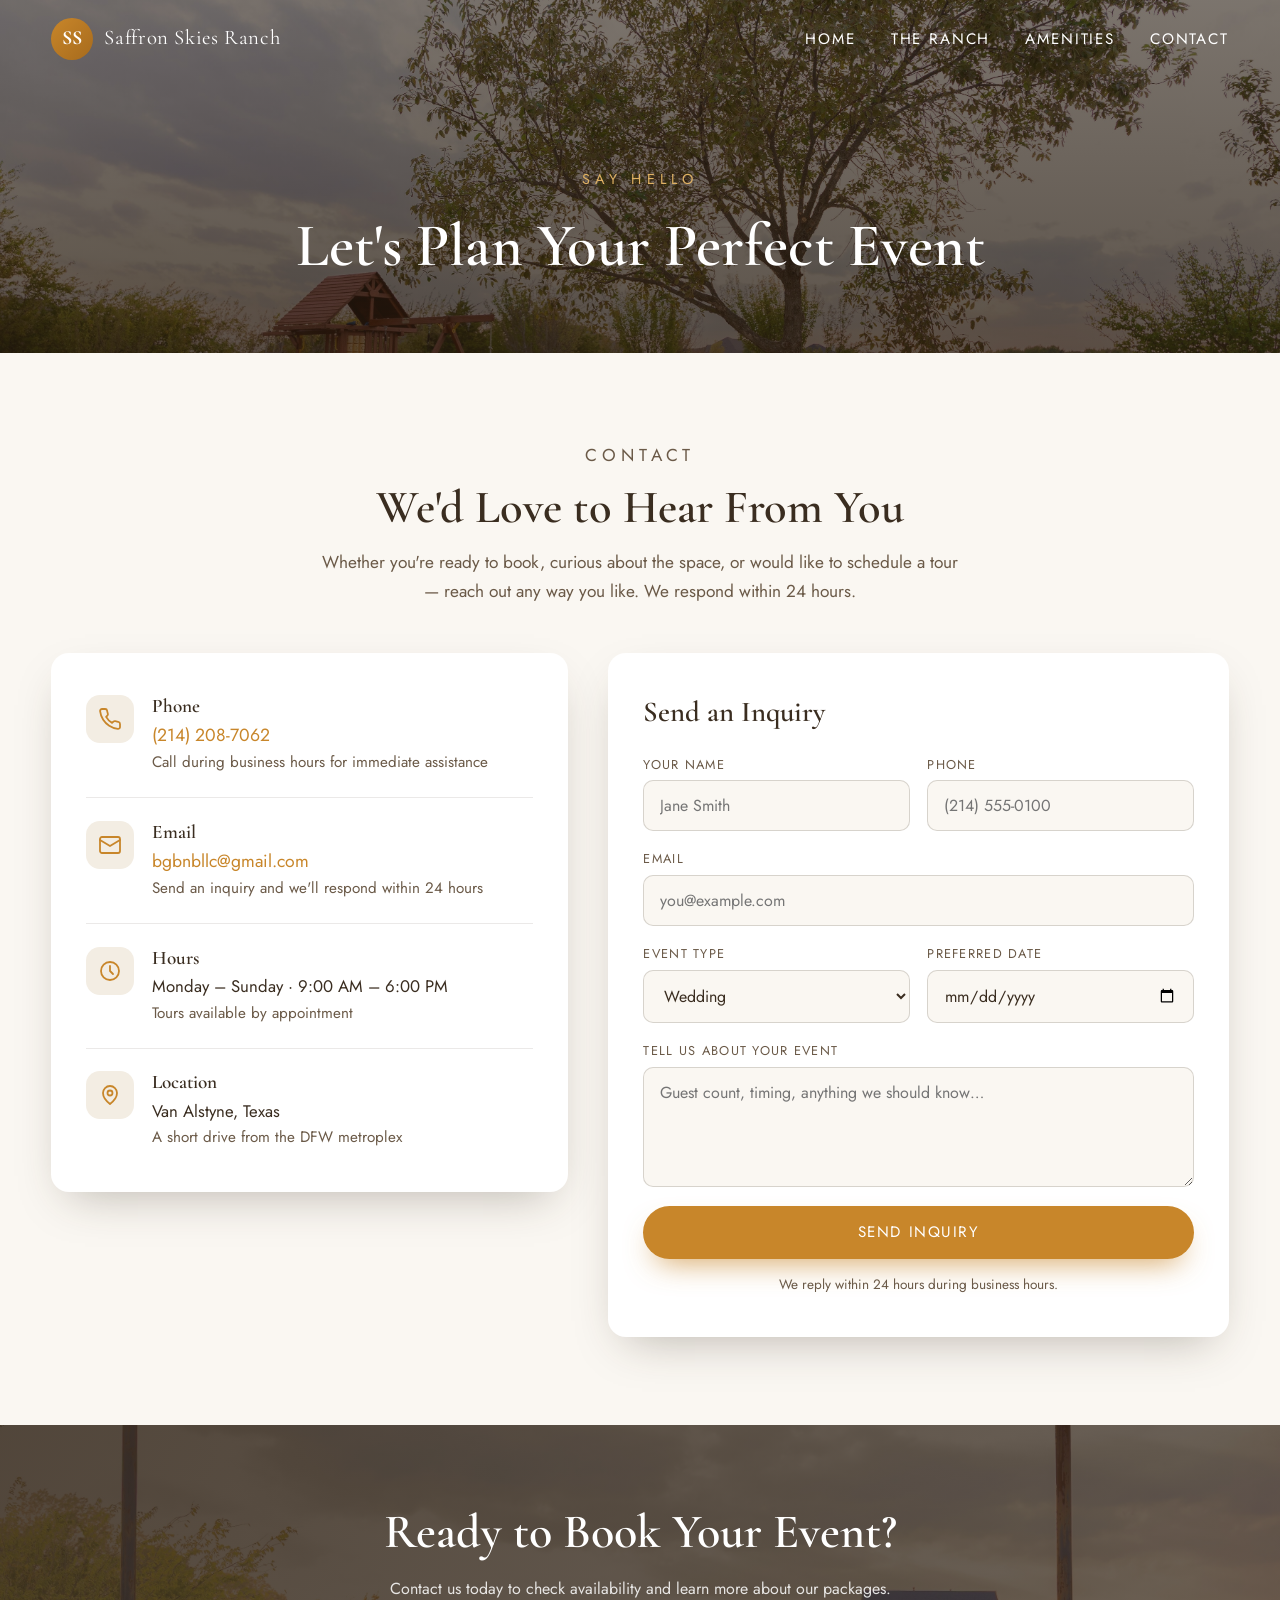
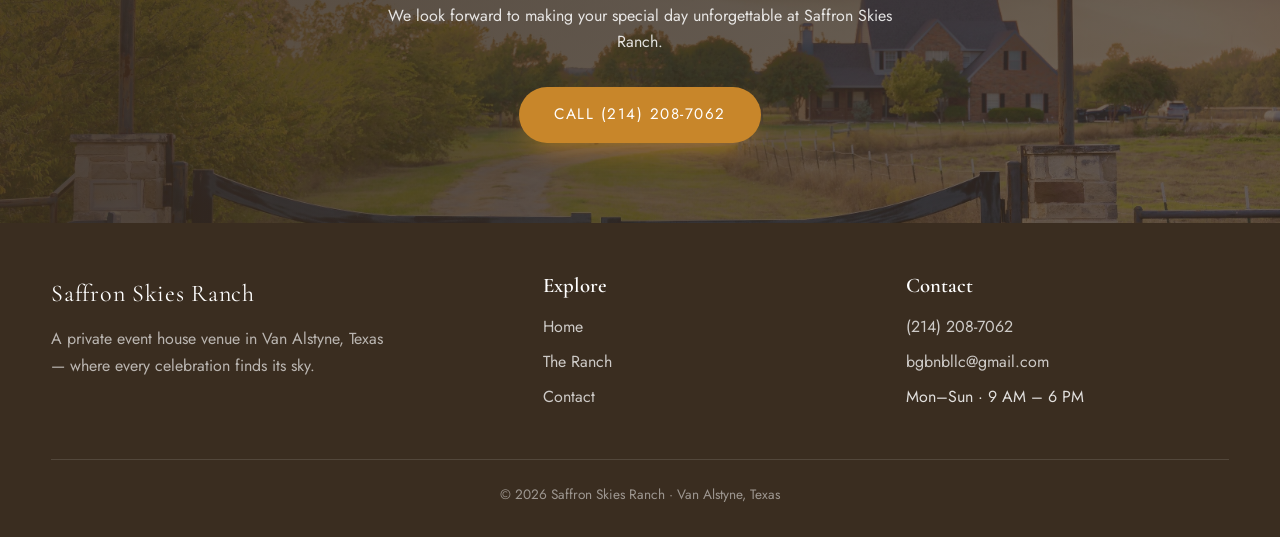
<file: contact.html>
<!DOCTYPE html>
<html lang="en">
<head>
  <meta charset="UTF-8">
  <meta name="viewport" content="width=device-width, initial-scale=1.0">
  <title>Contact — Saffron Skies Ranch</title>
  <meta name="description" content="Contact Saffron Skies Ranch in Van Alstyne, Texas. Call (214) 208-7062 or email bgbnbllc@gmail.com to book your event or schedule a tour.">
  <link rel="preconnect" href="https://fonts.googleapis.com">
  <link rel="preconnect" href="https://fonts.gstatic.com" crossorigin>
  <link href="https://fonts.googleapis.com/css2?family=Cormorant+Garamond:wght@500;600;700&family=Jost:wght@300;400;500;600&display=swap" rel="stylesheet">
  <link rel="stylesheet" href="css/styles.css">
</head>
<body>

  <header class="site-header">
    <div class="container header-inner">
      <a class="brand" href="index.html">
        <span class="brand-mark">SS</span>
        <span class="brand-name">Saffron Skies Ranch</span>
      </a>
      <nav class="main-nav">
        <ul>
          <li><a href="index.html">Home</a></li>
          <li><a href="details.html">The Ranch</a></li>
          <li><a href="details.html#overview">Amenities</a></li>
          <li><a href="contact.html">Contact</a></li>
        </ul>
      </nav>
      <button class="hamburger" aria-label="Menu"><span></span><span></span><span></span></button>
    </div>
  </header>
  <div class="nav-overlay"></div>

  <section class="page-hero">
    <p class="hero-eyebrow">Say Hello</p>
    <h1>Let's Plan Your Perfect Event</h1>
  </section>

  <section class="section">
    <div class="container">
      <div class="section-head reveal">
        <p class="section-eyebrow">Contact</p>
        <h2>We'd Love to Hear From You</h2>
        <p>Whether you're ready to book, curious about the space, or would like to schedule a tour — reach out any way you like. We respond within 24 hours.</p>
      </div>

      <div class="contact-grid">
        <div class="contact-card reveal">
          <div class="contact-row">
            <div class="card-icon">
              <svg width="24" height="24" viewBox="0 0 24 24" fill="none" stroke="currentColor" stroke-width="1.8" stroke-linecap="round" stroke-linejoin="round"><path d="M22 16.9v3a2 2 0 0 1-2.2 2 19.8 19.8 0 0 1-8.6-3.1 19.5 19.5 0 0 1-6-6A19.8 19.8 0 0 1 2.1 4.2 2 2 0 0 1 4.1 2h3a2 2 0 0 1 2 1.7c.1.9.4 1.9.7 2.8a2 2 0 0 1-.5 2.1L8.1 9.9a16 16 0 0 0 6 6l1.3-1.3a2 2 0 0 1 2.1-.4c.9.3 1.9.6 2.8.7a2 2 0 0 1 1.7 2z"/></svg>
            </div>
            <div>
              <h3>Phone</h3>
              <a href="tel:2142087062">(214) 208-7062</a>
              <p>Call during business hours for immediate assistance</p>
            </div>
          </div>
          <div class="contact-row">
            <div class="card-icon">
              <svg width="24" height="24" viewBox="0 0 24 24" fill="none" stroke="currentColor" stroke-width="1.8" stroke-linecap="round" stroke-linejoin="round"><rect x="2" y="4" width="20" height="16" rx="2"/><path d="m22 7-10 6L2 7"/></svg>
            </div>
            <div>
              <h3>Email</h3>
              <a href="mailto:bgbnbllc@gmail.com">bgbnbllc@gmail.com</a>
              <p>Send an inquiry and we'll respond within 24 hours</p>
            </div>
          </div>
          <div class="contact-row">
            <div class="card-icon">
              <svg width="24" height="24" viewBox="0 0 24 24" fill="none" stroke="currentColor" stroke-width="1.8" stroke-linecap="round" stroke-linejoin="round"><circle cx="12" cy="12" r="9"/><path d="M12 7v5l3 3"/></svg>
            </div>
            <div>
              <h3>Hours</h3>
              <p style="font-size:1.05rem;color:var(--espresso)">Monday – Sunday · 9:00 AM – 6:00 PM</p>
              <p>Tours available by appointment</p>
            </div>
          </div>
          <div class="contact-row">
            <div class="card-icon">
              <svg width="24" height="24" viewBox="0 0 24 24" fill="none" stroke="currentColor" stroke-width="1.8" stroke-linecap="round" stroke-linejoin="round"><path d="M12 21s-7-5.5-7-11a7 7 0 0 1 14 0c0 5.5-7 11-7 11z"/><circle cx="12" cy="10" r="2.5"/></svg>
            </div>
            <div>
              <h3>Location</h3>
              <p style="font-size:1.05rem;color:var(--espresso)">Van Alstyne, Texas</p>
              <p>A short drive from the DFW metroplex</p>
            </div>
          </div>
        </div>

        <form class="inquiry-form reveal" action="mailto:bgbnbllc@gmail.com" method="post" enctype="text/plain">
          <div class="section-head" style="text-align:left;margin-bottom:1.6rem">
            <h2 style="font-size:1.8rem">Send an Inquiry</h2>
          </div>
          <div class="form-grid">
            <div class="form-field">
              <label for="name">Your Name</label>
              <input id="name" name="name" type="text" required placeholder="Jane Smith">
            </div>
            <div class="form-field">
              <label for="phone">Phone</label>
              <input id="phone" name="phone" type="tel" placeholder="(214) 555-0100">
            </div>
            <div class="form-field full">
              <label for="email">Email</label>
              <input id="email" name="email" type="email" required placeholder="you@example.com">
            </div>
            <div class="form-field">
              <label for="event-type">Event Type</label>
              <select id="event-type" name="event_type">
                <option>Wedding</option>
                <option>Birthday Party</option>
                <option>Baby Shower</option>
                <option>Family Reunion</option>
                <option>Other Celebration</option>
              </select>
            </div>
            <div class="form-field">
              <label for="date">Preferred Date</label>
              <input id="date" name="date" type="date">
            </div>
            <div class="form-field full">
              <label for="message">Tell Us About Your Event</label>
              <textarea id="message" name="message" placeholder="Guest count, timing, anything we should know…"></textarea>
            </div>
          </div>
          <button class="btn btn-primary" type="submit">Send Inquiry</button>
          <p class="form-note">We reply within 24 hours during business hours.</p>
        </form>
      </div>
    </div>
  </section>

  <section class="cta-band">
    <h2>Ready to Book Your Event?</h2>
    <p>Contact us today to check availability and learn more about our packages. We look forward to making your special day unforgettable at Saffron Skies Ranch.</p>
    <a class="btn btn-primary" href="tel:2142087062">Call (214) 208-7062</a>
  </section>

  <footer class="site-footer">
    <div class="container">
      <div class="footer-grid">
        <div class="footer-brand">
          <div class="brand-name">Saffron Skies Ranch</div>
          <p>A private event house venue in Van Alstyne, Texas — where every celebration finds its sky.</p>
        </div>
        <div>
          <h3>Explore</h3>
          <ul>
            <li><a href="index.html">Home</a></li>
            <li><a href="details.html">The Ranch</a></li>
            <li><a href="contact.html">Contact</a></li>
          </ul>
        </div>
        <div>
          <h3>Contact</h3>
          <ul>
            <li><a href="tel:2142087062">(214) 208-7062</a></li>
            <li><a href="mailto:bgbnbllc@gmail.com">bgbnbllc@gmail.com</a></li>
            <li>Mon–Sun · 9 AM – 6 PM</li>
          </ul>
        </div>
      </div>
      <div class="footer-bottom">© 2026 Saffron Skies Ranch · Van Alstyne, Texas</div>
    </div>
  </footer>

  <div class="mobile-bar">
    <a class="bar-call" href="tel:2142087062">Call Us</a>
    <a class="bar-book" href="mailto:bgbnbllc@gmail.com">Email Us</a>
  </div>
  <button class="to-top" aria-label="Back to top">&#8593;</button>

  <script src="js/main.js"></script>
</body>
</html>
</file>
<file: css/styles.css>
/* ============================================================
   Saffron Skies Ranch — shared stylesheet
   Palette: cream #faf7f2 · saffron #c8862a · espresso #3a2d20
   ============================================================ */

:root {
  --cream: #faf7f2;
  --cream-deep: #f3ede3;
  --saffron: #c8862a;
  --saffron-soft: #e0b264;
  --espresso: #3a2d20;
  --espresso-soft: #6b5a48;
  --white: #ffffff;
  --shadow: 0 18px 45px -18px rgba(58, 45, 32, 0.35);
  --shadow-sm: 0 8px 24px -12px rgba(58, 45, 32, 0.3);
  --radius: 18px;
  --font-display: "Cormorant Garamond", Georgia, serif;
  --font-body: "Jost", "Segoe UI", sans-serif;
}

* { margin: 0; padding: 0; box-sizing: border-box; }

html { scroll-behavior: smooth; }

body {
  font-family: var(--font-body);
  color: var(--espresso);
  background: var(--cream);
  line-height: 1.65;
  -webkit-font-smoothing: antialiased;
}

img { display: block; max-width: 100%; }
a { color: inherit; }

h1, h2, h3 { font-family: var(--font-display); font-weight: 600; line-height: 1.15; }

.container { width: min(1180px, 92%); margin: 0 auto; }

/* ---------- Header ---------- */
.site-header {
  position: fixed;
  inset: 0 0 auto 0;
  z-index: 200;
  padding: 1.1rem 0;
  transition: background 0.35s, padding 0.35s, box-shadow 0.35s;
}
.site-header.scrolled {
  background: rgba(250, 247, 242, 0.92);
  backdrop-filter: blur(12px);
  padding: 0.65rem 0;
  box-shadow: 0 6px 24px -14px rgba(58, 45, 32, 0.4);
}
.header-inner {
  display: flex;
  align-items: center;
  justify-content: space-between;
  gap: 1rem;
}
.brand {
  display: flex;
  align-items: center;
  gap: 0.7rem;
  text-decoration: none;
}
.brand-mark {
  width: 42px; height: 42px;
  border-radius: 50%;
  background: linear-gradient(135deg, var(--saffron), #a76b1d);
  display: grid; place-items: center;
  color: #fff;
  font-family: var(--font-display);
  font-size: 1.25rem;
  font-weight: 700;
  flex-shrink: 0;
}
.brand-name {
  font-family: var(--font-display);
  font-size: 1.3rem;
  color: var(--white);
  letter-spacing: 0.03em;
  transition: color 0.35s;
}
.site-header.scrolled .brand-name,
.menu-open .site-header:not(.menu-open) .brand-name { color: var(--espresso); }

.main-nav ul {
  display: flex;
  gap: 2.2rem;
  list-style: none;
  align-items: center;
}
.main-nav a:not(.btn) {
  text-decoration: none;
  color: var(--white);
  font-size: 0.95rem;
  letter-spacing: 0.12em;
  text-transform: uppercase;
  position: relative;
  padding: 0.3rem 0;
  transition: color 0.35s;
}
.site-header.scrolled .main-nav a:not(.btn) { color: var(--espresso); }
.main-nav a:not(.btn)::after {
  content: "";
  position: absolute;
  left: 0; bottom: 0;
  width: 100%; height: 2px;
  background: var(--saffron);
  transform: scaleX(0);
  transform-origin: left;
  transition: transform 0.3s;
}
.main-nav a:not(.btn):hover::after { transform: scaleX(1); }

/* Header CTA + hamburger */
.nav-cta {
  text-decoration: none;
  background: var(--saffron);
  color: #fff !important;
  padding: 0.6rem 1.4rem;
  border-radius: 999px;
  font-size: 0.9rem;
  letter-spacing: 0.08em;
  text-transform: uppercase;
  transition: background 0.3s, transform 0.3s;
  display: inline-block;
}
.nav-cta:hover { background: #a76b1d; transform: translateY(-2px); }

.hamburger {
  display: none;
  flex-direction: column;
  gap: 6px;
  background: none;
  border: 0;
  cursor: pointer;
  padding: 6px;
  z-index: 300;
}
.hamburger span {
  width: 26px; height: 2px;
  background: var(--white);
  transition: transform 0.3s, opacity 0.3s, background 0.3s;
}
.site-header.scrolled .hamburger span { background: var(--espresso); }

/* ---------- Hero ---------- */
.hero {
  min-height: 100svh;
  display: grid;
  place-items: center;
  text-align: center;
  color: var(--white);
  position: relative;
  padding: 7rem 1.5rem 5rem;
  background:
    linear-gradient(180deg, rgba(38,26,14,0.55), rgba(38,26,14,0.35) 55%, rgba(38,26,14,0.65)),
    url("../images/hero.jpeg") center/cover no-repeat;
}
.hero-eyebrow {
  font-size: 0.9rem;
  letter-spacing: 0.35em;
  text-transform: uppercase;
  color: var(--saffron-soft);
  margin-bottom: 1.2rem;
}
.hero h1 {
  font-size: clamp(2.6rem, 6.5vw, 5rem);
  margin-bottom: 1.2rem;
  text-shadow: 0 4px 30px rgba(0,0,0,0.45);
}
.hero p {
  font-size: clamp(1.05rem, 2vw, 1.35rem);
  max-width: 34ch;
  margin: 0 auto 2.4rem;
  color: rgba(255,255,255,0.9);
}
.hero-actions {
  display: flex;
  gap: 1rem;
  justify-content: center;
  flex-wrap: wrap;
}
.btn {
  display: inline-block;
  padding: 0.95rem 2.2rem;
  border-radius: 999px;
  text-decoration: none;
  font-size: 0.95rem;
  letter-spacing: 0.1em;
  text-transform: uppercase;
  transition: transform 0.3s, background 0.3s, box-shadow 0.3s;
}
.btn-primary {
  background: var(--saffron);
  color: #fff;
  box-shadow: 0 14px 30px -12px rgba(200,134,42,0.8);
}
.btn-primary:hover { background: #a76b1d; transform: translateY(-3px); }
.btn-ghost {
  border: 1.5px solid rgba(255,255,255,0.75);
  color: #fff;
}
.btn-ghost:hover { background: rgba(255,255,255,0.12); transform: translateY(-3px); }
.btn-dark { background: var(--espresso); color: #fff; }
.btn-dark:hover { background: #241b12; transform: translateY(-3px); }

.scroll-hint {
  position: absolute;
  bottom: 1.8rem; left: 50%;
  transform: translateX(-50%);
  color: rgba(255,255,255,0.8);
  font-size: 1.4rem;
  animation: bob 2.2s ease-in-out infinite;
  text-decoration: none;
}
@keyframes bob { 0%,100% { transform: translate(-50%,0); } 50% { transform: translate(-50%,10px); } }

/* ---------- Page hero (subpages) ---------- */
.page-hero {
  padding: 10.5rem 0 4.5rem;
  text-align: center;
  background:
    linear-gradient(180deg, rgba(38,26,14,0.6), rgba(38,26,14,0.75)),
    url("../images/75_SFR60779.jpeg") center 40%/cover no-repeat;
  color: #fff;
}
.page-hero .hero-eyebrow { color: var(--saffron-soft); }
.page-hero h1 { font-size: clamp(2.4rem, 5vw, 3.8rem); }

/* ---------- Sections ---------- */
.section { padding: 5.5rem 0; }
.section.alt { background: var(--cream-deep); }
.section-head { text-align: center; max-width: 640px; margin: 0 auto 3rem; }
.section-eyebrow {
  color: var(--saffron);
  font-size: 0.85rem;
  letter-spacing: 0.3em;
  text-transform: uppercase;
  margin-bottom: 0.7rem;
}
.section-head h2 { font-size: clamp(2rem, 4vw, 2.9rem); margin-bottom: 0.9rem; }
.section-head p { color: var(--espresso-soft); font-size: 1.08rem; }

/* ---------- Feature cards ---------- */
.card-grid {
  display: grid;
  grid-template-columns: repeat(3, 1fr);
  gap: 1.6rem;
}
.card {
  background: var(--white);
  border-radius: var(--radius);
  padding: 2.4rem 2rem;
  box-shadow: var(--shadow-sm);
  transition: transform 0.35s, box-shadow 0.35s;
}
.card:hover { transform: translateY(-6px); box-shadow: var(--shadow); }
.card-icon {
  width: 56px; height: 56px;
  border-radius: 14px;
  background: var(--cream-deep);
  display: grid; place-items: center;
  color: var(--saffron);
  margin-bottom: 1.3rem;
}
.card h3 { font-size: 1.45rem; margin-bottom: 0.6rem; }
.card p { color: var(--espresso-soft); }

/* ---------- Stats ---------- */
.stats {
  display: grid;
  grid-template-columns: repeat(4, 1fr);
  gap: 1rem;
  text-align: center;
}
.stat-num {
  font-family: var(--font-display);
  font-size: clamp(2.2rem, 4vw, 3.2rem);
  color: var(--saffron);
  font-weight: 700;
}
.stat-label {
  text-transform: uppercase;
  letter-spacing: 0.12em;
  font-size: 0.8rem;
  color: var(--espresso-soft);
  margin-top: 0.2rem;
}

/* ---------- Event types ---------- */
.event-grid {
  display: grid;
  grid-template-columns: repeat(auto-fit, minmax(240px, 1fr));
  gap: 1.4rem;
}
.event-card {
  position: relative;
  border-radius: var(--radius);
  overflow: hidden;
  aspect-ratio: 4 / 5;
  box-shadow: var(--shadow-sm);
}
.event-card img {
  width: 100%; height: 100%;
  object-fit: cover;
  transition: transform 0.6s;
}
.event-card:hover img { transform: scale(1.07); }
.event-card::after {
  content: "";
  position: absolute; inset: 0;
  background: linear-gradient(180deg, transparent 45%, rgba(30,20,10,0.8));
}
.event-card span {
  position: absolute;
  left: 1.4rem; bottom: 1.2rem;
  z-index: 2;
  color: #fff;
  font-family: var(--font-display);
  font-size: 1.5rem;
}

/* ---------- Gallery ---------- */
.gallery-grid {
  display: grid;
  grid-template-columns: repeat(auto-fill, minmax(280px, 1fr));
  gap: 1.4rem;
}
.gallery-grid img {
  width: 100%;
  height: 260px;
  object-fit: cover;
  border-radius: var(--radius);
  cursor: zoom-in;
  box-shadow: var(--shadow-sm);
  transition: transform 0.4s, box-shadow 0.4s;
}
.gallery-grid img:hover { transform: translateY(-5px); box-shadow: var(--shadow); }

.room-section { padding: 4rem 0 1rem; scroll-margin-top: 90px; }
.room-section h2 {
  font-size: clamp(1.7rem, 3vw, 2.3rem);
  display: flex;
  align-items: center;
  gap: 1rem;
  margin-bottom: 1.8rem;
}
.room-section h2::after {
  content: "";
  flex: 1;
  height: 1px;
  background: linear-gradient(90deg, var(--saffron-soft), transparent);
}

/* Quick jump pills */
.pill-nav {
  position: sticky;
  top: 0;
  z-index: 100;
  background: rgba(250,247,242,0.94);
  backdrop-filter: blur(10px);
  border-bottom: 1px solid rgba(58,45,32,0.08);
  padding: 0.9rem 0;
}
.pill-nav-inner {
  display: flex;
  gap: 0.55rem;
  overflow-x: auto;
  scrollbar-width: none;
  padding-bottom: 2px;
}
.pill-nav-inner::-webkit-scrollbar { display: none; }
.pill-nav a {
  flex-shrink: 0;
  text-decoration: none;
  border: 1px solid rgba(200,134,42,0.5);
  color: var(--espresso);
  border-radius: 999px;
  padding: 0.4rem 1.1rem;
  font-size: 0.85rem;
  letter-spacing: 0.04em;
  transition: background 0.25s, color 0.25s;
}
.pill-nav a:hover { background: var(--saffron); color: #fff; border-color: var(--saffron); }

/* ---------- Contact ---------- */
.contact-grid {
  display: grid;
  grid-template-columns: 1fr 1.2fr;
  gap: 2.5rem;
  align-items: start;
}
.contact-card {
  background: var(--white);
  border-radius: var(--radius);
  padding: 2.6rem 2.2rem;
  box-shadow: var(--shadow);
}
.contact-row {
  display: flex;
  gap: 1.1rem;
  padding: 1.4rem 0;
  border-bottom: 1px solid rgba(58,45,32,0.1);
}
.contact-row:last-child { border-bottom: 0; padding-bottom: 0; }
.contact-row:first-child { padding-top: 0; }
.contact-row .card-icon { margin: 0; width: 48px; height: 48px; flex-shrink: 0; }
.contact-row h3 { font-size: 1.2rem; margin-bottom: 0.25rem; }
.contact-row a { color: var(--saffron); text-decoration: none; font-size: 1.1rem; }
.contact-row a:hover { text-decoration: underline; }
.contact-row p { color: var(--espresso-soft); font-size: 0.95rem; }

.inquiry-form {
  background: var(--white);
  border-radius: var(--radius);
  padding: 2.6rem 2.2rem;
  box-shadow: var(--shadow);
}
.form-grid { display: grid; grid-template-columns: 1fr 1fr; gap: 1.1rem; }
.form-field { display: flex; flex-direction: column; gap: 0.35rem; }
.form-field.full { grid-column: 1 / -1; }
.form-field label {
  font-size: 0.8rem;
  letter-spacing: 0.1em;
  text-transform: uppercase;
  color: var(--espresso-soft);
}
.form-field input, .form-field select, .form-field textarea {
  border: 1.5px solid rgba(58,45,32,0.18);
  border-radius: 10px;
  padding: 0.8rem 1rem;
  font-family: var(--font-body);
  font-size: 1rem;
  color: var(--espresso);
  background: var(--cream);
  transition: border-color 0.25s, box-shadow 0.25s;
}
.form-field input:focus, .form-field select:focus, .form-field textarea:focus {
  outline: none;
  border-color: var(--saffron);
  box-shadow: 0 0 0 3px rgba(200,134,42,0.18);
}
.form-field textarea { resize: vertical; min-height: 120px; }
.inquiry-form .btn { width: 100%; border: 0; cursor: pointer; font-family: var(--font-body); margin-top: 1.2rem; }
.form-note { text-align: center; font-size: 0.85rem; color: var(--espresso-soft); margin-top: 0.9rem; }

/* ---------- CTA band ---------- */
.cta-band {
  background:
    linear-gradient(120deg, rgba(58,45,32,0.88), rgba(58,45,32,0.72)),
    url("../images/2_SFR60635.jpeg") center/cover no-repeat;
  color: #fff;
  text-align: center;
  padding: 5rem 1.5rem;
}
.cta-band h2 { font-size: clamp(2rem, 4vw, 3rem); margin-bottom: 1rem; }
.cta-band p { max-width: 52ch; margin: 0 auto 2rem; color: rgba(255,255,255,0.85); }

/* ---------- Footer ---------- */
.site-footer {
  background: var(--espresso);
  color: rgba(255,255,255,0.85);
  padding: 3.2rem 0 2rem;
}
.footer-grid {
  display: grid;
  grid-template-columns: 1.4fr 1fr 1fr;
  gap: 2.5rem;
  margin-bottom: 2.5rem;
}
.footer-grid h3 {
  color: #fff;
  font-size: 1.3rem;
  margin-bottom: 1rem;
}
.footer-grid ul { list-style: none; }
.footer-grid li { margin-bottom: 0.55rem; }
.footer-grid a { text-decoration: none; color: rgba(255,255,255,0.75); }
.footer-grid a:hover { color: var(--saffron-soft); }
.footer-brand .brand-name { color: #fff; font-size: 1.5rem; }
.footer-brand p { margin-top: 0.8rem; max-width: 34ch; color: rgba(255,255,255,0.65); }
.footer-bottom {
  border-top: 1px solid rgba(255,255,255,0.12);
  padding-top: 1.4rem;
  text-align: center;
  font-size: 0.85rem;
  color: rgba(255,255,255,0.5);
}

/* ---------- Lightbox ---------- */
.lightbox {
  position: fixed; inset: 0;
  background: rgba(25,17,9,0.92);
  display: none;
  place-items: center;
  z-index: 500;
  padding: 2rem;
}
.lightbox.open { display: grid; }
.lightbox img {
  max-width: min(1100px, 92vw);
  max-height: 84vh;
  border-radius: 12px;
  box-shadow: 0 30px 80px rgba(0,0,0,0.6);
}
.lightbox-close, .lightbox-prev, .lightbox-next {
  position: fixed;
  background: rgba(255,255,255,0.1);
  border: 1px solid rgba(255,255,255,0.25);
  color: #fff;
  width: 48px; height: 48px;
  border-radius: 50%;
  font-size: 1.3rem;
  cursor: pointer;
  display: grid; place-items: center;
  transition: background 0.25s;
}
.lightbox-close:hover, .lightbox-prev:hover, .lightbox-next:hover { background: rgba(255,255,255,0.25); }
.lightbox-close { top: 1.4rem; right: 1.4rem; }
.lightbox-prev { left: 1.4rem; top: 50%; transform: translateY(-50%); }
.lightbox-next { right: 1.4rem; top: 50%; transform: translateY(-50%); }

/* ---------- Back to top ---------- */
.to-top {
  position: fixed;
  right: 1.4rem; bottom: 1.4rem;
  width: 46px; height: 46px;
  border-radius: 50%;
  border: 0;
  background: var(--saffron);
  color: #fff;
  font-size: 1.1rem;
  cursor: pointer;
  box-shadow: var(--shadow);
  opacity: 0;
  pointer-events: none;
  transition: opacity 0.3s, transform 0.3s;
  z-index: 150;
}
.to-top.visible { opacity: 1; pointer-events: auto; }
.to-top:hover { transform: translateY(-3px); }

/* ---------- Reveal on scroll ---------- */
.reveal {
  opacity: 0;
  transform: translateY(28px);
  transition: opacity 0.7s ease, transform 0.7s ease;
}
.reveal.visible { opacity: 1; transform: none; }

/* ============================================================
   MOBILE FORMAT — distinct layout: slide-in drawer nav,
   stacked hero, 2-up stat grid, tap-friendly galleries
   ============================================================ */
@media (max-width: 900px) {
  .hamburger { display: flex; }

  .main-nav {
    position: fixed;
    top: 0; right: 0;
    height: 100dvh;
    width: min(320px, 82vw);
    background: var(--espresso);
    transform: translateX(100%);
    transition: transform 0.4s cubic-bezier(0.22, 1, 0.36, 1);
    padding: 6rem 2rem 2rem;
    z-index: 250;
  }
  .main-nav.open { transform: translateX(0); }
  .main-nav ul { flex-direction: column; align-items: flex-start; gap: 1.6rem; }
  .main-nav a:not(.btn) { color: #fff !important; font-size: 1.15rem; }
  .main-nav .nav-cta { margin-top: 1rem; }
  .hamburger.active span:nth-child(1) { transform: translateY(8px) rotate(45deg); background: #fff; }
  .hamburger.active span:nth-child(2) { opacity: 0; }
  .hamburger.active span:nth-child(3) { transform: translateY(-8px) rotate(-45deg); background: #fff; }
  body.nav-locked { overflow: hidden; }
  .nav-overlay {
    position: fixed; inset: 0;
    background: rgba(25,17,9,0.55);
    opacity: 0; pointer-events: none;
    transition: opacity 0.35s;
    z-index: 240;
  }
  .nav-overlay.show { opacity: 1; pointer-events: auto; }

  .hero { padding-top: 8rem; min-height: 92svh; }
  .hero-actions .btn { width: 100%; max-width: 320px; }

  .card-grid { grid-template-columns: 1fr; }
  .stats { grid-template-columns: repeat(2, 1fr); gap: 1.8rem 1rem; }

  .contact-grid { grid-template-columns: 1fr; }
  .form-grid { grid-template-columns: 1fr; }

  .footer-grid { grid-template-columns: 1fr; gap: 2rem; }

  .gallery-grid { grid-template-columns: repeat(2, 1fr); gap: 0.8rem; }
  .gallery-grid img { height: 160px; border-radius: 12px; }
  .lightbox-prev, .lightbox-next { width: 40px; height: 40px; }

  .section { padding: 3.6rem 0; }
  .lightbox { padding: 1rem; }

  /* Mobile sticky call bar */
  .mobile-bar {
    position: fixed;
    left: 0; right: 0; bottom: 0;
    display: flex;
    z-index: 180;
    box-shadow: 0 -8px 24px rgba(58,45,32,0.18);
  }
  .mobile-bar a {
    flex: 1;
    text-align: center;
    padding: 0.95rem 0.5rem;
    text-decoration: none;
    font-size: 0.9rem;
    letter-spacing: 0.08em;
    text-transform: uppercase;
    color: #fff;
  }
  .mobile-bar .bar-call { background: var(--espresso); }
  .mobile-bar .bar-book { background: var(--saffron); }
  .site-footer { padding-bottom: 4.5rem; }
  .to-top { bottom: 4.6rem; }
}
@media (min-width: 901px) {
  .mobile-bar, .nav-overlay { display: none !important; }
}
@media (max-width: 420px) {
  .gallery-grid { grid-template-columns: 1fr; }
  .gallery-grid img { height: 220px; }
}
</file>
